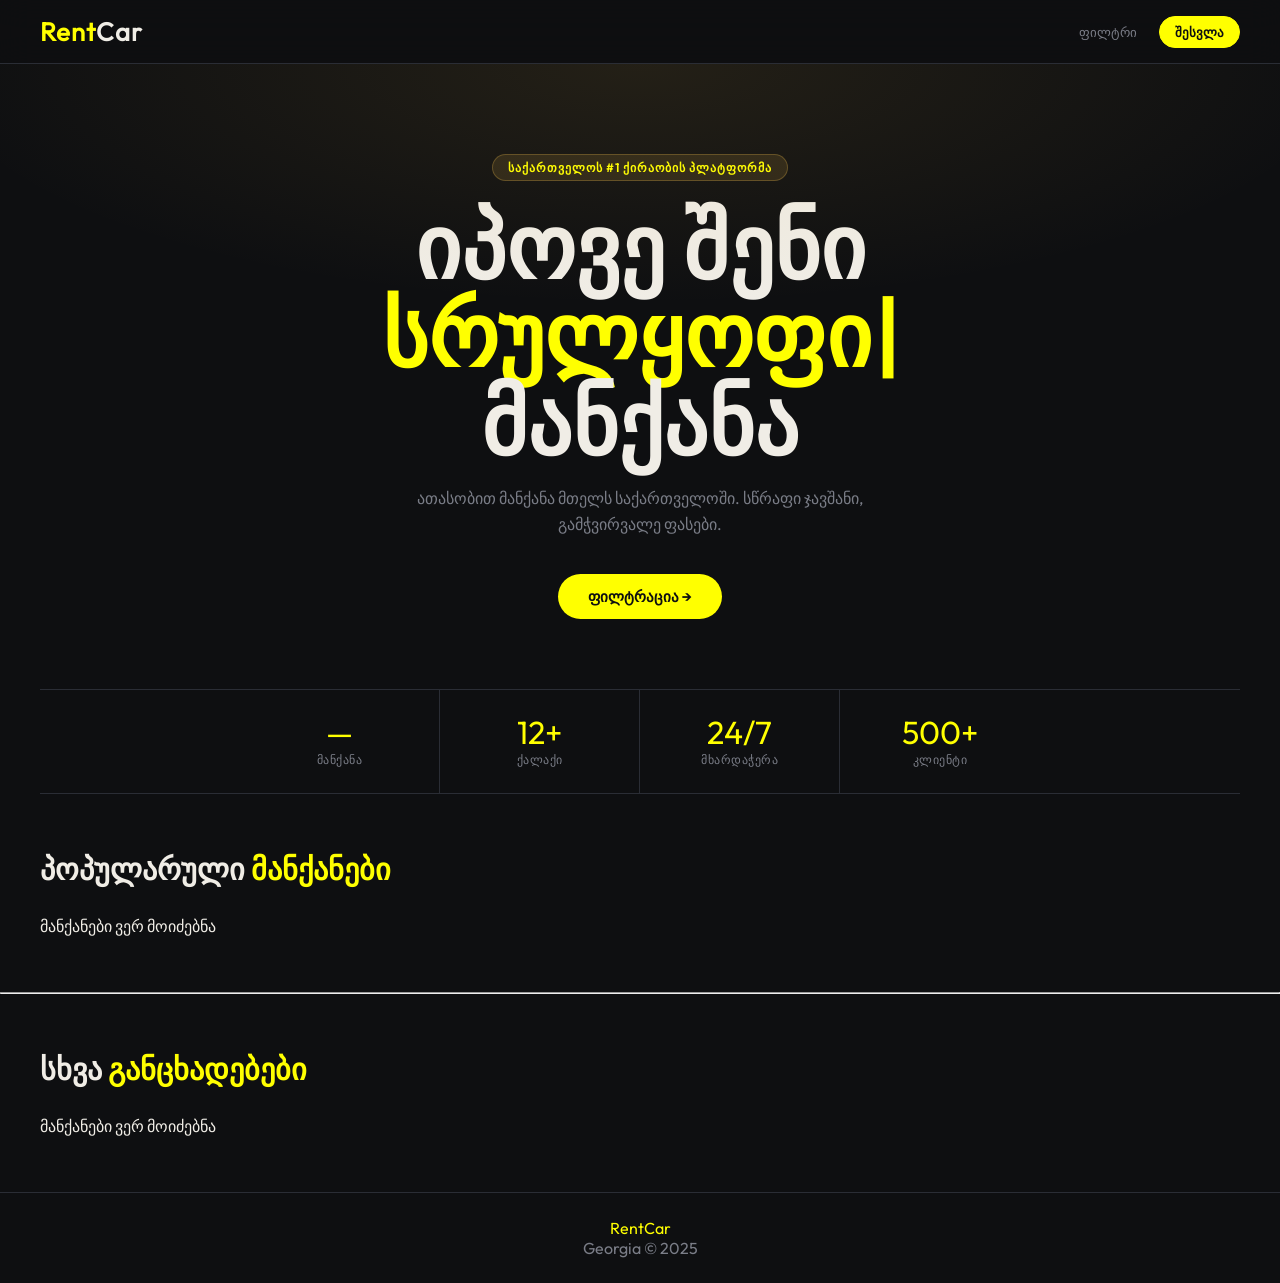
<file: index.html>
<!DOCTYPE html>
<html lang="ka">
<head>
<meta charset="UTF-8">
<meta name="viewport" content="width=device-width, initial-scale=1.0">
<title>RentCar</title>
<link href="https://fonts.googleapis.com/css2?family=Cormorant+Garamond:wght@600;700;800&family=Outfit:wght@300;400;500;600;700&display=swap" rel="stylesheet">
<link rel="stylesheet" href="https://cdnjs.cloudflare.com/ajax/libs/font-awesome/6.5.1/css/all.min.css">
<link rel="stylesheet" href="index..css">
<link rel="stylesheet" href="nav.css">
</head>
<body>

<nav class="navbar">
  <a href="index.html" class="nav-logo">Rent<span>Car</span></a>
  <div class="nav-links" id="nav-links"></div>
  <div class="nav-avatar-mobile-wrap" id="nav-avatar-mobile-wrap" style="display:none">
    <span class="nav-avatar-mobile" id="nav-avatar-mobile"></span>
  </div>
  <button class="burger" id="burger" onclick="toggleBurger()" style="display:none">
    <span></span><span></span><span></span>
  </button>
</nav>

<div class="mobile-menu" id="mobile-menu">
  <div class="mobile-menu-top" id="mobile-menu-top"></div>
  <div class="mobile-menu-bottom">
    <button class="mobile-nav-btn logout" onclick="logout()">
      <i class="fa-solid fa-right-from-bracket"></i> გამოსვლა
    </button>
  </div>
</div>

<section class="hero">
  <div class="hero-eyebrow">საქართველოს #1 ქირაობის პლატფორმა</div>
  <h1 class="hero-title">
    იპოვე შენი<br>
    <span class="accent" id="typewriter">სრულყოფილი</span><br>
    მანქანა
  </h1>
  <p class="hero-sub">ათასობით მანქანა მთელს საქართველოში. სწრაფი ჯავშანი, გამჭვირვალე ფასები.</p>
  <div class="hero-actions">
    <a href="filter.html" class="btn-lg outline">ფილტრაცია →</a>
  </div>
</section>

<div class="stats-bar">
  <div class="stat-item"><div class="stat-num" id="stat-cars">—</div><div class="stat-label">მანქანა</div></div>
  <div class="stat-item"><div class="stat-num">12+</div><div class="stat-label">ქალაქი</div></div>
  <div class="stat-item"><div class="stat-num">24/7</div><div class="stat-label">მხარდაჭერა</div></div>
  <div class="stat-item"><div class="stat-num">500+</div><div class="stat-label">კლიენტი</div></div>
</div>

<section class="section">
  <div class="section-header">
    <h2 class="section-title">პოპულარული <span>მანქანები</span></h2>
  </div>
  <div class="car-grid" id="popular-grid">
    <div class="skeleton-card"><div class="skel skel-img"></div><div class="skel-body"><div class="skel skel-line w75"></div><div class="skel skel-line w55"></div><div class="skel skel-line w35"></div></div></div>
    <div class="skeleton-card"><div class="skel skel-img"></div><div class="skel-body"><div class="skel skel-line w75"></div><div class="skel skel-line w55"></div><div class="skel skel-line w35"></div></div></div>
    <div class="skeleton-card"><div class="skel skel-img"></div><div class="skel-body"><div class="skel skel-line w75"></div><div class="skel skel-line w55"></div><div class="skel skel-line w35"></div></div></div>
  </div>
</section>

<hr class="section-divider">

<section class="section">
  <div class="section-header">
    <h2 class="section-title">სხვა <span>განცხადებები</span></h2>
  </div>
  <div class="car-grid" id="random-grid">
    <div class="skeleton-card"><div class="skel skel-img"></div><div class="skel-body"><div class="skel skel-line w75"></div><div class="skel skel-line w55"></div><div class="skel skel-line w35"></div></div></div>
    <div class="skeleton-card"><div class="skel skel-img"></div><div class="skel-body"><div class="skel skel-line w75"></div><div class="skel skel-line w55"></div><div class="skel skel-line w35"></div></div></div>
    <div class="skeleton-card"><div class="skel skel-img"></div><div class="skel-body"><div class="skel skel-line w75"></div><div class="skel skel-line w55"></div><div class="skel skel-line w35"></div></div></div>
  </div>
</section>

<footer>
  <div class="foot-logo">RentCar</div>
  Georgia &copy; 2025
</footer>

<div class="toast" id="toast"></div>

<script src="nav.js"></script>
<script src="index..js"></script>

</body>
</html>
</file>
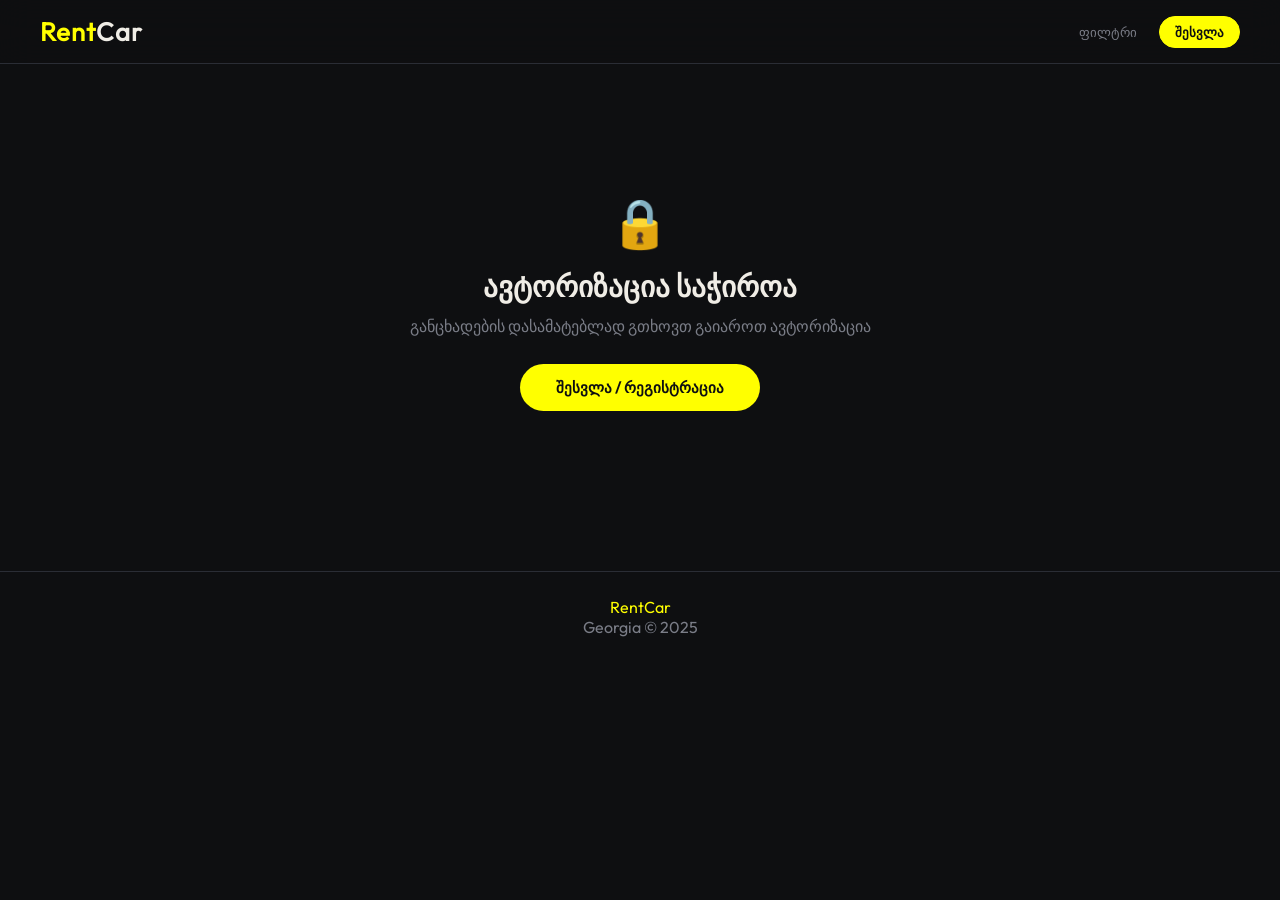
<file: add-car.html>
<!DOCTYPE html>
<html lang="ka">
<head>
<meta charset="UTF-8">
<meta name="viewport" content="width=device-width, initial-scale=1.0">
<title>RentCar — მანქანის დამატება</title>
<link href="https://fonts.googleapis.com/css2?family=Cormorant+Garamond:wght@600;700&family=Outfit:wght@300;400;500;600&display=swap" rel="stylesheet">
<link rel="stylesheet" href="https://cdnjs.cloudflare.com/ajax/libs/font-awesome/6.5.1/css/all.min.css">
<link rel="stylesheet" href="add-car..css">
<link rel="stylesheet" href="nav.css">
<link rel="stylesheet" href="index..css">

</head>
<body>

<nav class="navbar">
  <a href="index.html" class="nav-logo">Rent<span>Car</span></a>
  <div class="nav-links" id="nav-links"></div>
  <div class="nav-avatar-mobile-wrap" id="nav-avatar-mobile-wrap" style="display:none">
    <span class="nav-avatar-mobile" id="nav-avatar-mobile"></span>
  </div>
  <button class="burger" id="burger" onclick="toggleBurger()" style="display:none">
    <span></span><span></span><span></span>
  </button>
</nav>

<div class="mobile-menu" id="mobile-menu">
  <div class="mobile-menu-top" id="mobile-menu-top"></div>
  <div class="mobile-menu-bottom">
    <button class="mobile-nav-btn logout" onclick="logout()">
      <i class="fa-solid fa-right-from-bracket"></i> გამოსვლა
    </button>
  </div>
</div>

<div class="page">

  <!-- NOT AUTH -->
  <div class="not-auth" id="not-auth" style="display:none">
    <div style="font-size:3rem;margin-bottom:16px;">🔒</div>
    <h2>ავტორიზაცია საჭიროა</h2>
    <p>განცხადების დასამატებლად გთხოვთ გაიაროთ ავტორიზაცია</p>
    <button class="btn-gold-big" onclick="window.location.href='login.html'">შესვლა / რეგისტრაცია</button>
  </div>

  <!-- FORM -->
  <div id="form-wrap" style="display:none">
    <h1 class="page-title">მანქანის დამატება</h1>
    <p class="page-sub">შეავსეთ ყველა სავალდებულო ველი (<span style="color:var(--gold)">*</span>) თქვენი განცხადებისთვის</p>

    <div class="form-card">
      <div class="err-box" id="err-box"></div>

      <!-- BASIC -->
      <div class="sdiv"><span>✦ ძირითადი ინფორმაცია</span><hr></div>
      <div class="fgrid">
        <div class="field">
          <label>ბრენდი <span class="req">*</span></label>
          <input type="text" id="f-brand" placeholder="მაგ: Mercedes">
        </div>
        <div class="field">
          <label>მოდელი <span class="req">*</span></label>
          <input type="text" id="f-model" placeholder="მაგ: E320">
        </div>
        <div class="field">
          <label>გამოშვების წელი <span class="req">*</span></label>
          <input type="number" id="f-year" placeholder="მაგ: 2015" min="1950" max="2025">
        </div>
        <div class="field">
          <label>ქალაქი <span class="req">*</span></label>
          <input type="text" id="f-city" placeholder="მაგ: თბილისი">
        </div>
        <div class="field">
          <label>ტრანსმისია <span class="req">*</span></label>
          <select id="f-trans">
            <option value="">— აირჩიეთ —</option>
            <option value="ავტომატიკა">ავტომატიკა</option>
            <option value="მექანიკა">მექანიკა</option>
            <option value="ტიპტრონიკი">ტიპტრონიკი</option>
          </select>
        </div>
        <div class="field">
          <label>ტევადობა (კაცი) <span class="req">*</span></label>
          <input type="number" id="f-cap" placeholder="მაგ: 4" min="1" max="20">
        </div>
      </div>

      <!-- PRICE & FUEL -->
      <div class="sdiv"><span>✦ ფასი და სპეციფიკაცია</span><hr></div>
      <div class="fgrid">
        <div class="field">
          <label>დღიური ქირა (₾) <span class="req">*</span></label>
          <input type="number" id="f-price" placeholder="მაგ: 90" min="1">
        </div>
        <div class="field">
          <label>ბენზინის ბაკი (ლ) <span class="req">*</span></label>
          <input type="number" id="f-fuel" placeholder="მაგ: 60" min="1">
        </div>
      </div>

      <!-- OWNER -->
      <div class="sdiv"><span>✦ განმცხადებელი</span><hr></div>
      <div class="field full">
        <label>ტელ. ნომერი</label>
        <div class="phone-box">
          <span style="font-size:1.1rem;"><i class="fa-solid fa-mobile-button"></i></span>
          <div>
            <div class="pnum" id="owner-phone-show">—</div>
            <div class="plbl">ავტომატურად ავსებს თქვენი ანგარიშიდან</div>
          </div>
        </div>
        <input type="hidden" id="f-phone">
      </div>

      <!-- FOOTER -->
      <div class="form-footer">
        <button class="btn-cancel" onclick="window.location.href='index.html'">გაუქმება</button>
        <button class="btn-submit" id="btn-submit" onclick="submitCar()">
          განცხადების დამატება <i class="fa-solid fa-plus"></i>
        </button>
      </div>
    </div>
  </div>
</div>

<!-- SUCCESS OVERLAY -->
<div class="success-ov" id="success-ov">
  <div class="success-box">
    <div class="success-icon">🎉</div>
    <div class="success-title">დაემატა!</div>
    <div class="success-msg">თქვენი მანქანის განცხადება წარმატებით განთავსდა. სხვა მომხმარებლები მალე დაინახავენ.</div>
    <div>
<button class="btn-go-ghost" onclick="document.getElementById('success-ov').classList.remove('show')">გაუქმნა</button>
<button class="btn-go" onclick="window.location.href='profile.html'">პროფილი →</button>
    </div>
  </div>
</div>

<footer>
  <div class="foot-logo">RentCar</div>
  Georgia &copy; 2025
</footer>

<div class="toast" id="toast"></div>

<script src="nav.js"></script>
<script src="add-car.js"></script>


</body>
</html>
</file>
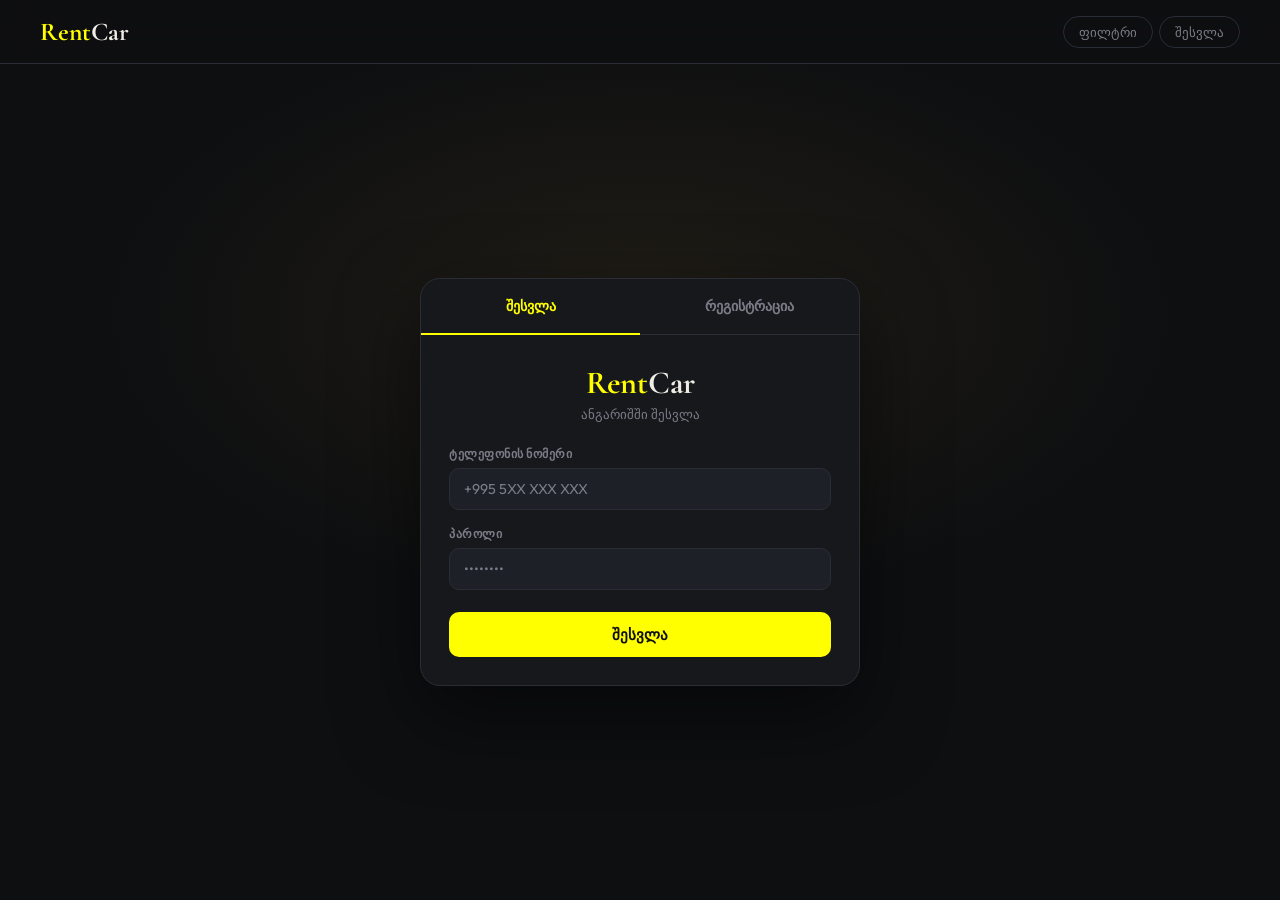
<file: login.html>
<!DOCTYPE html>
<html lang="ka">
<head>
<meta charset="UTF-8">
<meta name="viewport" content="width=device-width, initial-scale=1.0">
<title>RentCar — შესვლა / რეგისტრაცია</title>
<link href="https://fonts.googleapis.com/css2?family=Cormorant+Garamond:wght@600;700;800&family=Outfit:wght@300;400;500;600;700&display=swap" rel="stylesheet">
<link rel="stylesheet" href="login.css">

</head>
<body>

<nav class="navbar">
  <a href="index.html" class="nav-logo">Rent<span>Car</span></a>
  <div class="nav-links" id="nav-links">
    <a href="filter.html" class="nav-btn">ფილტრი</a>
    <a href="login.html" class="nav-btn primary">შესვლა</a>
  </div>
</nav>

<div class="page-wrap">
  <div class="auth-card">
    <div class="auth-tabs">
      <button class="auth-tab active" id="tab-login" onclick="switchTab('login')">შესვლა</button>
      <button class="auth-tab" id="tab-register" onclick="switchTab('register')">რეგისტრაცია</button>
    </div>

    <div class="auth-form">
      <!-- LOGIN -->
      <div class="auth-form-inner active" id="form-login">
        <div class="form-logo">
          <div class="form-logo-text">Rent<span>Car</span></div>
          <div class="form-logo-sub">ანგარიშში შესვლა</div>
        </div>
        <div class="form-group">
          <label>ტელეფონის ნომერი</label>
          <input type="tel" class="form-input" id="l-phone" placeholder="+995 5XX XXX XXX">
        </div>
        <div class="form-group">
          <label>პაროლი</label>
          <input type="password" class="form-input" id="l-pass" placeholder="••••••••" onkeydown="if(event.key==='Enter')doLogin()">
        </div>
        <div class="err-msg" id="l-err"></div>
        <button class="btn-submit" id="l-btn" onclick="doLogin()">შესვლა</button>
      </div>

      <!-- REGISTER -->
      <div class="auth-form-inner" id="form-register">
        <div class="form-logo">
          <div class="form-logo-text">Rent<span>Car</span></div>
          <div class="form-logo-sub">ახალი ანგარიშის შექმნა</div>
        </div>
        <div class="form-row">
          <div class="form-group">
            <label>სახელი</label>
            <input type="text" class="form-input" id="r-fname" placeholder="გიორგი">
          </div>
          <div class="form-group">
            <label>გვარი</label>
            <input type="text" class="form-input" id="r-lname" placeholder="მამისაშვილი">
          </div>
        </div>
        <div class="form-group">
          <label>ტელეფონის ნომერი</label>
          <input type="tel" class="form-input" id="r-phone" placeholder="+995 5XX XXX XXX">
        </div>
        <div class="form-group">
          <label>ელ-ფოსტა</label>
          <input type="email" class="form-input" id="r-email" placeholder="example@mail.com">
        </div>
        <div class="form-group">
          <label>პაროლი</label>
          <input type="password" class="form-input" id="r-pass" placeholder="••••••••">
        </div>
        <div class="err-msg" id="r-err"></div>
        <button class="btn-submit" id="r-btn" onclick="doRegister()">რეგისტრაცია</button>
      </div>
    </div>
  </div>
</div>

<div class="toast" id="toast"></div>


<script src="login.js"></script>

</body>
</html>
</file>
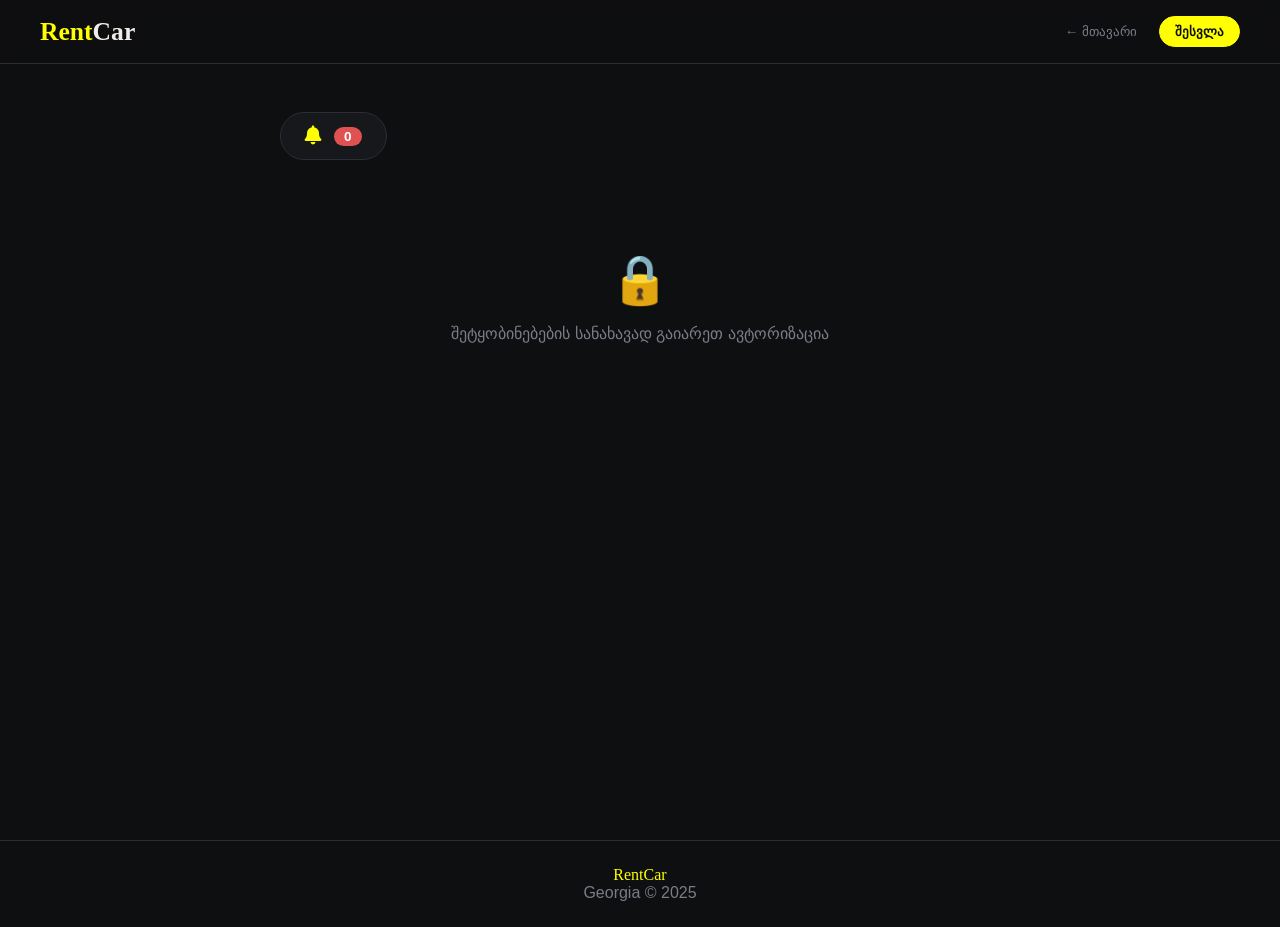
<file: notifications.html>
<!DOCTYPE html>
<html lang="ka">
<head>
<meta charset="UTF-8">
<meta name="viewport" content="width=device-width, initial-scale=1.0">
<title>RentCar — შეტყობინებები</title>
<link rel="stylesheet" href="https://cdnjs.cloudflare.com/ajax/libs/font-awesome/6.5.1/css/all.min.css">
<link rel="stylesheet" href="notifications.css">
<link rel="stylesheet" href="nav.css">
</head>
<body>

<nav class="navbar">
    <a href="index.html" class="nav-logo">Rent<span>Car</span></a>
  <div class="nav-links" id="nav-links"></div>
  <div class="nav-avatar-mobile-wrap" id="nav-avatar-mobile-wrap" style="display:none">
    <span class="nav-avatar-mobile" id="nav-avatar-mobile"></span>
  </div>
  <button class="burger" id="burger" onclick="toggleBurger()" style="display:none">
    <span></span><span></span><span></span>
  </button>
</nav>

<div class="mobile-menu" id="mobile-menu">
  <div class="mobile-menu-top" id="mobile-menu-top"></div>
  <div class="mobile-menu-bottom">
    <button class="mobile-nav-btn logout" onclick="logout()">
      <i class="fa-solid fa-right-from-bracket"></i> გამოსვლა
    </button>
  </div>
</div>

<div class="page">
  <div class="page-header">
<h1 class="page-title"><span><i class="fa-solid fa-bell"></i></span> <span class="notif-count-badge" id="notif-count">0</span></h1>  
</div>

  <div id="notif-list">
    <div class="skeleton" style="height:80px;border-radius:14px;margin-bottom:12px;"></div>
    <div class="skeleton" style="height:80px;border-radius:14px;margin-bottom:12px;"></div>
    <div class="skeleton" style="height:80px;border-radius:14px;"></div>
  </div>
</div>

<footer>
  <div class="foot-logo">RentCar</div>
  Georgia &copy; 2025
</footer>

<div class="toast" id="toast"></div>

<script src="nav.js"></script>
<script src="notifications.js"></script>



</body>
</html>
</file>
<file: index..css>
*,
*::before,
*::after{
  box-sizing:border-box;
  margin:0;
  padding:0;
}

@font-face {
  font-family: 'Outfit-Regular';
  src: url('fonts/Outfit-Regular.ttf');
  font-weight: normal;
  font-style: normal;
}

:root{
  --bg:#0e0f11;
  --surface:#16181c;
  --surface2:#1e2028;
  --border:#2a2d35;

  --gold:yellow;
  --gold-dim:#FEE764;
  --gold-glow:rgba(212,168,67,.15);

  --text:#f0ede6;
  --muted:#7a7d87;

  --red:#e05252;
  --green:#4caf7d;

  --radius:14px;
  --shadow:0 8px 40px rgba(0,0,0,.5);

    --font-display:'Outfit-Regular';
  --font-body:'Outfit-Regular';
}

html{
  scroll-behavior:smooth;
}

body{
  background:var(--bg);
  color:var(--text);
  font-family:'Outfit',sans-serif;
  min-height:100vh;
  overflow-x:hidden;
}

a{
  text-decoration:none;
  color:inherit;
}

::-webkit-scrollbar{
  width:5px;
}

::-webkit-scrollbar-track{
  background:var(--bg);
}

::-webkit-scrollbar-thumb{
  background:var(--border);
  border-radius:3px;
}

#typewriter::after {
  content: '|';
  color: var(--gold); 
  animation: blink .7s step-end infinite;
  margin-left: 2px;
}
@keyframes blink {
  0%, 100% { opacity: 1; }
  50%       { opacity: 0; }
}

/* NAVBAR */

.navbar{
  position:sticky;
  top:0;
  z-index:100;
  background:rgba(14,15,17,.93);
  backdrop-filter:blur(16px);
  border-bottom:1px solid var(--border);
  padding:0 40px;
  height:64px;
  display:flex;
  align-items:center;
  justify-content:space-between;
}

.nav-logo{
  font-family:var(--font-display);
  font-size:1.6rem;
  font-weight:800;
  color:var(--gold);
  letter-spacing:1px;
  cursor:pointer;
}

.nav-logo span{
  color:var(--text);
}

.nav-links{
  display:flex;
  align-items:center;
  gap:6px;
}

.nav-btn{
  background:none;
  border:1px solid transparent;
  color:var(--muted);
  padding:7px 15px;
  border-radius:50px;
  font-family:'Outfit',sans-serif;
  font-size:.84rem;
  font-weight:500;
  cursor:pointer;
  transition:all .2s;
  text-decoration:none;
  display:inline-flex;
  align-items:center;
  gap:6px;
}

.nav-btn:hover{
  color:var(--text);
  border-color:var(--border);
}

.nav-btn.active{
  color:var(--gold);
}

.nav-btn.primary{
  background:var(--gold);
  color:#0e0f11;
  font-weight:700;
  border-color:var(--gold);
}

.nav-btn.primary:hover{
  background:#FEE764;
}

.nav-btn.icon-btn{
  width:36px;
  height:36px;
  padding:0;
  justify-content:center;
  color:var(--gold);
  position:relative;
}
.nav-btn.icon-btn:hover{
  border-color: var(--gold);
}
.gamo:hover{
  border-color:var(--red);
  color:var(--red);
}

.notif-dot{
  position:absolute;
  top:6px;
  right:6px;
  width:7px;
  height:7px;
  background:var(--red);
  border-radius:50%;
  border:1.5px solid var(--bg);
}

.nav-avatar{
  width:28px;
  height:28px;
  border-radius:50%;
  background:var(--gold);
  color:#0e0f11;
  font-weight:700;
  font-size:.78rem;
  display:inline-flex;
  align-items:center;
  justify-content:center;
}


/* HERO */

.hero{
  position:relative;
  padding:90px 40px 70px;
  text-align:center;
  overflow:hidden;
}

.hero::before{
  content:'';
  position:absolute;
  inset:0;
  background:radial-gradient(
      ellipse 80% 55% at 50% 0%,
      rgba(212,168,67,.11) 0%,
      transparent 70%
  );
  pointer-events:none;
}

.hero-eyebrow{
  display:inline-flex;
  align-items:center;
  gap:8px;
  background:var(--gold-glow);
  border:1px solid rgba(212,168,67,.3);
  border-radius:50px;
  padding:5px 15px;
  font-size:.76rem;
  font-weight:600;
  color:var(--gold);
  letter-spacing:1px;
  text-transform:uppercase;
  margin-bottom:22px;
}

.hero-title{
  font-family:var(--font-display);
  font-size:clamp(2.8rem,7vw,5.5rem);
  font-weight:800;
  line-height:1.0;
  margin-bottom:18px;
}

.hero-title .accent{
  color:var(--gold);
}

.hero-sub{
  color:var(--muted);
  font-size:1rem;
  max-width:460px;
  margin:0 auto 36px;
  line-height:1.65;
}

.hero-actions{
  display:flex;
  gap:12px;
  justify-content:center;
  flex-wrap:wrap;
}


/* BUTTONS */

.btn-lg{
  padding:13px 30px;
  border-radius:50px;
  font-family:'Outfit',sans-serif;
  font-size:.92rem;
  font-weight:600;
  cursor:pointer;
  border:none;
  transition:all .25s;
  text-decoration:none;
  display:inline-flex;
  align-items:center;
  gap:7px;
}

.btn-lg.outline{
  background:var(--gold);
  color:#0e0f11;
}

.btn-lg.outline:hover{
  background:#FEE764;
  transform:translateY(-2px);
  box-shadow:0 8px 24px rgba(212,168,67,.35);
}


/* STATS */

.stats-bar{
  display:flex;
  justify-content:center;
  border-top:1px solid var(--border);
  border-bottom:1px solid var(--border);
  margin:0 40px;
}

.stat-item{
  flex:1;
  max-width:200px;
  text-align:center;
  padding:26px 16px;
  border-right:1px solid var(--border);
}

.stat-item:last-child{
  border-right:none;
}

.stat-num{
  font-family:var(--font-display);
  font-size:2rem;
  font-weight:500;
  color:var(--gold);
  line-height:1;
  margin-bottom:4px;
}

.stat-label{
  font-size:.74rem;
  color:var(--muted);
  text-transform:uppercase;
  letter-spacing:.5px;
}


/* SECTION */

.section{
  max-width:1280px;
  margin:0 auto;
  padding:56px 40px;
}

.section-header{
  display:flex;
  justify-content:space-between;
  align-items:flex-end;
  margin-bottom:28px;
}

.section-title{
  font-family:var(--font-display);
  font-size:1.9rem;
  font-weight:700;
}

.section-title span{
  color:var(--gold);
}


/* GRID */

.car-grid{
  display:grid;
  grid-template-columns:repeat(auto-fill,minmax(285px,1fr));
  gap:22px;
}


/* CARD */

.car-card{
  background:var(--surface);
  border:1px solid var(--border);
  border-radius:var(--radius);
  overflow:hidden;
  transition:transform .3s, box-shadow .3s, border-color .3s;
  cursor:pointer;
}

.car-card:hover{
  transform:translateY(-5px);
  box-shadow:0 20px 50px rgba(0,0,0,.6);
  border-color:var(--gold-dim);
}

.card-img-wrap{
  position:relative;
  height:188px;
  background:var(--surface2);
  overflow:hidden;
}

.card-img-wrap img{
  width:100%;
  height:100%;
  object-fit:cover;
  transition:transform .4s;
}

.car-card:hover .card-img-wrap img{
  transform:scale(1.05);
}

.btn-hover-rent {
  position: absolute;
  inset: 0;
  display: flex;
  align-items: center;
  justify-content: center;
  background: rgba(10,10,15,.55);
  backdrop-filter: blur(2px);
  opacity: 0;
  transition: opacity .25s;
  z-index: 3;
}
.btn-hover-rent span {
  background: var(--gold);
  color: #0e0f11;
  font-weight: 700;
  font-size: .92rem;
  padding: 11px 26px;
  border-radius: 50px;
  transform: translateY(8px);
  transition: transform .25s;
  box-shadow: 0 4px 20px rgba(212,168,67,.4);
}
.btn-hover-rent span:hover {
  transform:translateY(-5px);
  box-shadow:0 20px 50px rgba(0,0,0,.6);
  background-color:var(--gold-dim);
}

.card-img-wrap:hover .btn-hover-rent { opacity: 1; }
.card-img-wrap:hover .btn-hover-rent span { transform: translateY(0); }


.btn-heart {
  position: absolute;
  top: 10px;
  right: 10px;
  width: 34px;
  height: 34px;
  background: rgba(14,15,17,.75);
  backdrop-filter: blur(8px);
  border: 1px solid rgba(255,255,255,.1);
  border-radius: 50%;
  cursor: pointer;
  display: flex;
  align-items: center;
  justify-content: center;
  transition: transform .2s cubic-bezier(.34,1.56,.64,1), background .2s;
  z-index: 4;
}

.btn-heart:hover {
  transform: scale(1.15);
}

.btn-heart:active {
  transform: scale(.88);
}

.btn-heart svg {
  width: 15px;
  height: 15px;
  transition: all .25s cubic-bezier(.34,1.56,.64,1);
}

.btn-heart:not(.liked) svg {
  fill: none;
  stroke: #aaa;
  stroke-width: 2;
}

.btn-heart.liked svg {
  fill: var(--red);
  stroke: var(--red);
  transform: scale(1.2);
}

footer{
  border-top:1px solid var(--border);
  padding:25px;
  text-align:center;
  color:var(--muted);
}

.foot-logo{
  font-family:var(--font-display);
  color:var(--gold);
  font-size:1rem;
}

.card-body {
  padding: 16px;
}

.card-title {
  font-family: var(--font-display);
  font-size: 1.15rem;
  font-weight: 700;
  color: var(--text);
  margin-bottom: 10px;
  white-space: nowrap;
  overflow: hidden;
  text-overflow: ellipsis;
}

.card-tags {
  display: flex;
  flex-wrap: wrap;
  gap: 6px;
  margin-bottom: 14px;
}

.tag {
  background: var(--surface2);
  border: 1px solid var(--border);
  border-radius: 50px;
  padding: 3px 10px;
  font-size: .72rem;
  color: var(--muted);
  font-weight: 500;
}

.card-footer {
  display: flex;
  align-items: center;
  justify-content: space-between;
  padding-top: 12px;
  border-top: 1px solid var(--border);
}

.price-val {
  font-family: var(--font-display);
  font-size: 1.4rem;
  font-weight: 700;
  color: var(--gold);
}

.price-unit {
  font-size: .78rem;
  color: var(--muted);
}

@media(max-width:480px){

  .form-row{
    grid-template-columns:1fr;
  }

}

@media (max-width: 768px) {
  .nav-links { display: none; }
  .burger { display: flex; }
}

@media (min-width: 769px) {
  .burger { display: none !important; }
}
</file>
<file: nav.css>
.burger {
  display: none;
  flex-direction: column;
  gap: 5px;
  cursor: pointer;
  background: none;
  border: none;
  padding: 6px;
  z-index: 200;
}

.burger span {
  display: block;
  width: 24px;
  height: 2px;
  background: var(--text);
  border-radius: 2px;
  transition: all .3s;
}

.burger.open span:nth-child(1) { transform: translateY(7px) rotate(45deg); }
.burger.open span:nth-child(2) { opacity: 0; }
.burger.open span:nth-child(3) { transform: translateY(-7px) rotate(-45deg); }

.mobile-menu {
  display: none;
  position: fixed;
  top: 64px;
  right: 0;
  width: 360px;
  bottom: 0;
  background: rgba(255,255,255,0.07);
  backdrop-filter: blur(16px);
  z-index: 150;
  flex-direction: column;
  padding: 32px 24px;
  border-left: 1px solid var(--border);
}

.mobile-menu.open {
  display: flex;
}

.mobile-menu-top {
  display: flex;
  flex-direction: column;
  gap: 8px;
  flex: 1;
}

.mobile-menu-bottom {
  padding-top: 20px;
  border-top: 1px solid var(--border);
}

.mobile-nav-btn {
  display: flex;
  align-items: center;
  gap: 12px;
  padding: 14px 16px;
  border-radius: 12px;
  color: var(--text);
  font-family: 'Outfit', sans-serif;
  font-size: 1.3rem;
  font-weight: 500;
  text-decoration: none;
  background: none;
  border: none;
  cursor: pointer;
  width: 100%;
  transition: background .2s;
}

.mobile-nav-btn:hover {
  color: var(--gold);
}

.mobile-nav-btn.logout {
  color: var(--red);
}

.mobile-nav-btn.logout:hover {
  color: red;
}

.nav-avatar-mobile {
  width: 32px;
  height: 32px;
  border-radius: 50%;
  background: var(--gold);
  color: #0e0f11;
  font-weight: 700;
  font-size: .82rem;
  display: inline-flex;
  align-items: center;
  justify-content: center;
}

.notif-badge {
  position: absolute;
  top: -6px;
  right: -6px;
  width: 18px;
  height: 18px;
  background: var(--red);
  color: #fff;
  border-radius: 50%;
  font-size: .65rem;
  font-weight: 700;
  display: none;
  align-items: center;
  justify-content: center;
  border: 2px solid var(--bg);
}

.nav-btn.icon-btn {
  width: 36px;
  height: 36px;
  padding: 0;
  display: inline-flex;
  align-items: center;
  justify-content: center;
  border: 1px solid var(--border);
  border-radius: 50%;
  position: relative;
}

.nav-btn.icon-btn:hover {
  border-color: var(--gold);
  color: var(--gold);
}

@media (max-width: 768px) {
  .nav-links { display: none !important; }
  .burger { display: flex; }
}

@media (min-width: 769px) {
  .mobile-menu { display: none !important; }
  .burger { display: none !important; }
  .nav-avatar-mobile-wrap { display: none !important; }
}
</file>
<file: add-car..css>
*, 
*::before, 
*::after {
  box-sizing: border-box;
  margin: 0;
  padding: 0;
}

@font-face {
  font-family: 'Outfit-Regular';
  src: url('fonts/Outfit-Regular.ttf');
  font-weight: normal;
  font-style: normal;
}

:root {
  --bg: #0a0a0f;
  --surface: #13131a;
  --card: #1a1a24;
  --border: rgba(255,255,255,0.07);
  --gold: yellow;
  --gold2: #f0c96a;
  --white: #f0ede8;
  --muted: #7a7a8c;
  --red: #e63946;
  --green: #2ec47a;
  --radius: 14px;

  --font-display:'Outfit-Regular';
  --font-body:'Outfit-Regular';
}

body {
  background: var(--bg);
  color: var(--white);
  font-family: var(--font-body);
  min-height: 100vh;
}

a {
  text-decoration: none;
  color: inherit;
}

button {
  cursor: pointer;
  font-family: var(--font-body);
}

::-webkit-scrollbar {
  width: 6px;
}

::-webkit-scrollbar-track {
  background: var(--bg);
}

::-webkit-scrollbar-thumb {
  background: var(--border);
  border-radius: 3px;
}

/* NAVBAR */

.navbar {
  position:sticky;
  top:0;
  z-index:100;
  background:rgba(14,15,17,.93);
  backdrop-filter:blur(16px);
  border-bottom:1px solid var(--border);
  padding:0 40px;
  height:64px;
  display:flex;
  align-items:center;
  justify-content:space-between;
}

.nav-logo {
  font-family: var(--font-display);
  font-size: 1.6rem;
  font-weight: 800;
  color: var(--gold);
}

.nav-logo span {
  color: var(--white);
}

.nav-links {
  display: flex;
  align-items: center;
  gap: 6px;
}

.nav-btn {
  background:none;
  border:1px solid transparent;
  color:var(--muted);
  padding:7px 15px;
  border-radius:50px;
  font-family:'Outfit',sans-serif;
  font-size:.84rem;
  font-weight:500;
  cursor:pointer;
  transition:all .2s;
  text-decoration:none;
  display:inline-flex;
  align-items:center;
  gap:6px;
}
.nav-btn.icon-btn{
  width: 36px;
  height: 36px;
  padding: 0;
  color: var(--gold);
  justify-content: center;
  border: 1px solid var(--border);
  border-radius: 50%;
  position: relative;
}
.nav-btn.icon-btn:hover{
  color: var(--gold);
  border: 1px solid var(--gold);
}

.nav-btn:hover {
  color: var(--white);
  border-color: var(--border);
}

.nav-btn.primary {
  background: var(--gold);
  color: #0e0f11;
  font-weight: 700;
  border-color: var(--gold);
}

.nav-btn.primary:hover {
  background: var(--gold2);
}

.gamo:hover {
  border-color: var(--red);
  color: var(--red);
}

.nav-avatar {
  width: 28px;
  height: 28px;
  border-radius: 50%;

  background: var(--gold);
  color: #0e0f11;

  font-weight: 700;
  font-size: .78rem;

  display: inline-flex;
  align-items: center;
  justify-content: center;
}

/* PAGE */

.page {
  max-width: 740px;
  margin: 0 auto;
  padding: 48px 28px 80px;
}

.page-title {
  font-family: var(--font-display);
  color: var(--gold);
  font-size: 2.5rem;
  font-weight: 700;
  margin-bottom: 6px;
}

.page-sub {
  color: var(--muted);
  font-size: .9rem;
  margin-bottom: 40px;
  line-height: 1.6;
}

/* FORM CARD */

.form-card {
  background: var(--card);
  border: 1px solid var(--border);
  border-radius: 20px;
  padding: 36px;

  position: relative;
  overflow: hidden;
}

.form-card::before {
  content: '';
  position: absolute;

  top: -80px;
  right: -80px;

  width: 240px;
  height: 240px;
  border-radius: 50%;

  background: radial-gradient(circle, rgba(212,168,67,.06) 0%, transparent 70%);
  pointer-events: none;
}

/* SECTION DIVIDER */

.sdiv {
  display: flex;
  align-items: center;
  gap: 14px;
  margin: 28px 0 22px;
}

.sdiv span {
  font-family: var(--font-display);
  font-size: 1rem;
  font-weight: 600;
  color: var(--gold);
  white-space: nowrap;
}

.sdiv hr {
  flex: 1;
  border: none;
  border-top: 1px solid var(--border);
}

/* GRID */

.fgrid {
  display: grid;
  grid-template-columns: 1fr 1fr;
  gap: 16px;
}

.full {
  grid-column: 1 / -1;
}

@media (max-width:600px) {

  .fgrid {
    grid-template-columns: 1fr;
  }

  .form-card {
    padding: 22px;
  }

}

/* FIELD */

.field {
  display: flex;
  flex-direction: column;
  gap: 7px;
}

.field label {
  font-size: .72rem;
  font-weight: 600;
  color: var(--muted);

  text-transform: uppercase;
  letter-spacing: .5px;

  display: flex;
  align-items: center;
  gap: 5px;
}

.req {
  color: var(--gold);
  font-size: 1rem;
  line-height: 1;
}

.field input,
.field select {
  background: var(--surface);
  border: 1px solid var(--border);
  border-radius: 11px;

  padding: 12px 14px;

  color: var(--white);
  font-family: var(--font-body);
  font-size: .9rem;

  outline: none;
  transition: border-color .2s, box-shadow .2s;

  width: 100%;
}

.field input:focus,
.field select:focus {
  border-color: var(--gold);
  box-shadow: 0 0 0 3px rgba(212,168,67,.07);
}

.field input::placeholder {
  color: var(--muted);
}

/* SELECT */

.field select {
  appearance: none;

  background-image: url("data:image/svg+xml,%3Csvg xmlns='http://www.w3.org/2000/svg' width='12' height='8' viewBox='0 0 12 8'%3E%3Cpath fill='%237a7a8c' d='M6 8L0 0h12z'/%3E%3C/svg%3E");

  background-repeat: no-repeat;
  background-position: right 14px center;
}

.field select option {
  background: var(--card);
  color: var(--white);
}

/* PHONE BOX */

.phone-box {
  display: flex;
  align-items: center;
  gap: 14px;

  background: var(--surface);
  border: 1px solid var(--border);
  border-radius: 11px;

  padding: 14px 16px;
}

.pnum {
  font-size: 1rem;
  font-weight: 600;
  color: var(--white);
  letter-spacing: .5px;
}

.plbl {
  font-size: .72rem;
  color: var(--muted);
  margin-top: 2px;
}

/* UPLOAD ZONE */

.upload-zone {
  border: 2px dashed var(--border);
  border-radius: 14px;

  padding: 32px;
  text-align: center;

  cursor: pointer;

  transition: border-color .2s, background .2s;
  position: relative;
}

.upload-zone:hover {
  border-color: var(--gold);
  background: rgba(212,168,67,.03);
}

.upload-zone input[type=file] {
  position: absolute;
  inset: 0;
  opacity: 0;

  cursor: pointer;

  width: 100%;
  height: 100%;
}

.upload-zone-icon {
  font-size: 2rem;
  margin-bottom: 10px;
}

.upload-zone-text {
  font-size: .88rem;
  color: var(--muted);
  line-height: 1.6;
}

.upload-zone-text strong {
  color: var(--gold);
}

.drag-over {
  border-color: var(--gold);
  background: rgba(212,168,67,.06);
}

/* PREVIEW */

.preview-grid {
  display: grid;
  grid-template-columns: repeat(3,1fr);
  gap: 12px;
  margin-top: 16px;
}

.prev-empty {
  height: 100px;
  border-radius: 10px;

  background: var(--surface);
  border: 1px dashed var(--border);

  display: flex;
  align-items: center;
  justify-content: center;

  font-size: 1.5rem;
  color: var(--muted);
}

.prev-thumb {
  height: 100px;
  border-radius: 10px;
  overflow: hidden;
  position: relative;
}

.prev-thumb img {
  width: 100%;
  height: 100%;
  object-fit: cover;
}

.prev-remove {
  position: absolute;
  top: 6px;
  right: 6px;

  width: 22px;
  height: 22px;
  border-radius: 50%;

  background: rgba(0,0,0,.7);
  border: none;

  color: #fff;
  font-size: .7rem;

  cursor: pointer;

  display: flex;
  align-items: center;
  justify-content: center;
}

/* ERROR BOX */

.err-box {
  background: rgba(230,57,70,.1);
  border: 1px solid rgba(230,57,70,.3);

  border-radius: 10px;

  padding: 12px 16px;
  color: var(--red);
  font-size: .88rem;

  margin-bottom: 20px;

  display: none;
}

/* FORM FOOTER */

.form-footer {
  display: flex;
  justify-content: flex-end;
  gap: 12px;

  margin-top: 36px;
  padding-top: 24px;

  border-top: 1px solid var(--border);
}

/* CANCEL BUTTON */

.btn-cancel {
  padding: 12px 28px;

  border-radius: 50px;
  border: 1px solid var(--border);

  background: none;
  color: var(--muted);

  font-family: var(--font-body);
  font-size: .9rem;
  font-weight: 500;

  cursor: pointer;
  transition: all .2s;
}

.btn-cancel:hover {
  border-color: var(--red);
  color: var(--red);
}

/* SUBMIT BUTTON */

.btn-submit {
  padding: 12px 32px;

  border-radius: 50px;
  border: none;

  background: var(--gold);
  color: #0e0f11;

  font-family: var(--font-body);
  font-size: .9rem;
  font-weight: 700;

  cursor: pointer;

  transition: all .25s;

  display: flex;
  align-items: center;
  gap: 8px;
}

.btn-submit:hover {
  background: var(--gold);
  transform: translateY(-2px);
  box-shadow: 0 8px 24px rgba(212,168,67,.35);
}

.btn-submit:active {
  transform: translateY(0);
}

.btn-submit:disabled {
  opacity: .6;
  cursor: not-allowed;
  transform: none;
}

/* NOT AUTH */

.not-auth {
  text-align: center;
  padding: 80px 20px;
}

.not-auth h2 {
  font-family: var(--font-display);
  font-size: 1.8rem;
  margin-bottom: 12px;
}

.not-auth p {
  color: var(--muted);
  margin-bottom: 28px;
}

.btn-gold-big {
  padding: 14px 36px;

  border-radius: 50px;
  border: none;

  background: var(--gold);
  color: #0e0f11;

  font-family: var(--font-body);
  font-size: .95rem;
  font-weight: 700;

  cursor: pointer;
  transition: all .25s;
}

.btn-gold-big:hover {
  background: var(--gold2);
  transform: translateY(-2px);
}

/* SUCCESS OVERLAY */

.success-ov {
  position: fixed;
  inset: 0;

  background: rgba(0,0,0,.7);
  backdrop-filter: blur(8px);

  display: none;
  align-items: center;
  justify-content: center;

  z-index: 999;
}

.success-ov.show {
  display: flex;
}

.success-box {
  background: var(--card);
  border: 1px solid var(--border);

  border-radius: 20px;

  padding: 48px 40px;
  text-align: center;

  max-width: 400px;
}
.success-box > div:last-child {
  display: flex;
  gap: 16px;
  justify-content: center;
}

.success-icon {
  font-size: 3rem;
  margin-bottom: 16px;
}

.success-title {
  font-family: var(--font-display);
  font-size: 2rem;
  font-weight: 700;

  color: var(--gold);

  margin-bottom: 12px;
}

.success-msg {
  color: var(--muted);
  font-size: .9rem;
  line-height: 1.6;

  margin-bottom: 28px;
}

/* SUCCESS BUTTONS */

.btn-go {
  padding: 12px 28px;

  border-radius: 50px;
  border: none;

  background: var(--gold);
  color: #0e0f11;

  font-family: var(--font-body);
  font-size: .9rem;
  font-weight: 700;

  cursor: pointer;

  margin-right: 8px;
  transition: all .2s;
}

.btn-go:hover {
  background: var(--gold2);
}

.btn-go-ghost {
  padding: 12px 28px;

  border-radius: 50px;
  border: 1px solid var(--border);

  background: none;
  color: var(--muted);

  font-family: var(--font-body);
  font-size: .9rem;

  cursor: pointer;
  transition: all .2s;
}

.btn-go-ghost:hover {
  border-color: red;
  color: red;
}

/* FOOTER */

footer {
  border-top: 1px solid var(--border);
  padding: 25px;

  text-align: center;
  color: var(--muted);
}

.foot-logo {
  font-family: var(--font-display);
  color: var(--gold);
  font-size: 1rem;
}

/* TOAST */

.toast {
  position: fixed;

  bottom: 80px;
  right: 26px;

  background: #1e2028;
  border: 1px solid #2a2d35;

  color: #f0ede6;

  padding: 14px 20px;
  border-radius: 14px;

  font-size: .88rem;
  font-weight: 500;

  box-shadow: 0 8px 32px rgba(0,0,0,.5);

  z-index: 999;

  transform: translateY(70px);
  opacity: 0;

  transition: all .38s cubic-bezier(.34,1.56,.64,1);
}

.toast.show {
  transform: translateY(0);
  opacity: 1;
}

.toast.success {
  border-color: #4caf7d;
}

.toast.error {
  border-color: #e05252;
}
</file>
<file: login.css>
*,
*::before,
*::after{
  box-sizing:border-box;
  margin:0;
  padding:0;
}

@font-face {
  font-family: 'Outfit-Regular';
  src: url('fonts/Outfit-Regular.ttf');
  font-weight: normal;
  font-style: normal;
}

:root{
  --bg:#0e0f11;
  --surface:#16181c;
  --surface2:#1e2028;
  --border:#2a2d35;

  --gold:yellow;

  --text:#f0ede6;
  --muted:#7a7d87;

  --red:#e05252;
  --green:#4caf7d;

  --radius:14px;

    --font-display:'Outfit-Regular';
  --font-body:'Outfit-Regular';
}

body{
  background:var(--bg);
  color:var(--text);
  font-family:'Outfit',sans-serif;
  min-height:100vh;
  display:flex;
  flex-direction:column;
}

a{
  text-decoration:none;
  color:inherit;
}


/* NAVBAR */

.navbar{
  background:rgba(14,15,17,.93);
  backdrop-filter:blur(16px);
  border-bottom:1px solid var(--border);
  padding:0 40px;
  height:64px;
  display:flex;
  align-items:center;
  justify-content:space-between;
}

.nav-logo{
  font-family:'Cormorant Garamond',serif;
  font-size:1.6rem;
  font-weight:800;
  color:var(--gold);
}

.nav-logo span{
  color:var(--text);
}

.nav-btn{
  background:none;
  border:1px solid var(--border);
  color:var(--muted);
  padding:7px 15px;
  border-radius:50px;
  font-family:'Outfit',sans-serif;
  font-size:.84rem;
  cursor:pointer;
  transition:all .2s;
  text-decoration:none;
  display:inline-flex;
  align-items:center;
}

.nav-btn:hover{
  color:var(--text);
}


/* PAGE WRAP */

.page-wrap{
  flex:1;
  display:flex;
  align-items:center;
  justify-content:center;
  padding:40px 16px;
  position:relative;
  overflow:hidden;
}

.page-wrap::before{
  content:'';
  position:absolute;
  inset:0;
  background:radial-gradient(
      ellipse 60% 50% at 50% 30%,
      rgba(212,168,67,.09) 0%,
      transparent 70%
  );
  pointer-events:none;
}


/* AUTH CARD */

.auth-card{
  background:var(--surface);
  border:1px solid var(--border);
  border-radius:20px;
  width:100%;
  max-width:440px;
  overflow:hidden;
  box-shadow:0 30px 80px rgba(0,0,0,.5);
  position:relative;
  z-index:1;
}


/* TABS */

.auth-tabs{
  display:flex;
  border-bottom:1px solid var(--border);
}

.auth-tab{
  flex:1;
  padding:18px;
  background:none;
  border:none;
  font-family:'Outfit',sans-serif;
  font-size:.9rem;
  font-weight:600;
  color:var(--muted);
  cursor:pointer;
  border-bottom:2px solid transparent;
  margin-bottom:-1px;
  transition:all .2s;
}

.auth-tab.active{
  color:var(--gold);
  border-bottom-color:var(--gold);
}


/* FORM */

.auth-form{
  padding:28px;
}

.auth-form-inner{
  display:none;
}

.auth-form-inner.active{
  display:block;
}


/* FORM LOGO */

.form-logo{
  text-align:center;
  margin-bottom:24px;
}

.form-logo-text{
  font-family:'Cormorant Garamond',serif;
  font-size:2rem;
  font-weight:800;
  color:var(--gold);
}

.form-logo-text span{
  color:var(--text);
}

.form-logo-sub{
  color:var(--muted);
  font-size:.84rem;
  margin-top:4px;
}


/* FORM INPUT */

.form-group{
  margin-bottom:16px;
}

.form-group label{
  display:block;
  font-size:.77rem;
  font-weight:600;
  color:var(--muted);
  margin-bottom:7px;
  text-transform:uppercase;
  letter-spacing:.5px;
}

.form-input{
  width:100%;
  padding:11px 14px;
  background:var(--surface2);
  border:1.5px solid var(--border);
  border-radius:10px;
  font-family:'Outfit',sans-serif;
  font-size:.9rem;
  color:var(--text);
  outline:none;
  transition:border-color .2s;
}

.form-input:focus{
  border-color:var(--gold);
}

.form-input::placeholder{
  color:var(--muted);
}


/* FORM ROW */

.form-row{
  display:grid;
  grid-template-columns:1fr 1fr;
  gap:12px;
}


/* SUBMIT BUTTON */

.btn-submit{
  width:100%;
  padding:13px;
  background:var(--gold);
  color:#0e0f11;
  border:none;
  border-radius:10px;
  font-family:'Outfit',sans-serif;
  font-size:.95rem;
  font-weight:700;
  cursor:pointer;
  margin-top:6px;
  transition:background .2s,transform .1s;
}

.btn-submit:hover{
  background:#e8bc55;
}

.btn-submit:active{
  transform:scale(.98);
}

.btn-submit:disabled{
  background:#5a4b2a;
  cursor:not-allowed;
  color:#999;
}


/* ERROR MESSAGE */

.err-msg{
  color:var(--red);
  font-size:.8rem;
  margin-top:8px;
  display:none;
  padding:8px 12px;
  background:rgba(224,82,82,.1);
  border:1px solid rgba(224,82,82,.25);
  border-radius:8px;
}


/* TOAST */

.toast{
  position:fixed;
  bottom:26px;
  right:26px;
  background:var(--surface2);
  border:1px solid var(--border);
  color:var(--text);
  padding:12px 18px;
  border-radius:12px;
  font-size:.86rem;
  font-weight:500;
  z-index:999;
  transform:translateY(60px);
  opacity:0;
  transition:all .35s cubic-bezier(.34,1.56,.64,1);
  max-width:310px;
}

.toast.show{
  transform:translateY(0);
  opacity:1;
}

.toast.success{
  border-color:var(--green);
}

.toast.error{
  border-color:var(--red);
}

.nav-links {
  display: flex;
  align-items: center;
  gap: 6px;
}

@media (max-width: 768px) {
  .navbar {
    flex-wrap: wrap;
    height: auto;
    padding: 12px 20px;
    gap: 8px;
  }

  .nav-links {
    order: 3;
    width: 100%;
    justify-content: center;
    gap: 8px;
    padding-bottom: 8px;
  }
}

/* MOBILE */

@media(max-width:480px){

  .form-row{
    grid-template-columns:1fr;
  }

}
</file>
<file: notifications.css>
*, *::before, *::after { box-sizing: border-box; margin: 0; padding: 0; }

@font-face {
  font-family: 'Outfit-Regular';
  src: url('fonts/Outfit-Regular.ttf');
  font-weight: normal;
  font-style: normal;
}

:root {
  --bg: #0e0f11;
  --surface: #16181c;
  --surface2: #1e2028;
  --border: #2a2d35;
  --gold: yellow;
  --text: #f0ede6;
  --muted: #7a7d87;
  --red: #e05252;
  --green: #4caf7d;
  --radius: 14px;

  --font-display:'Outfit-Regular';
  --font-body:'Outfit-Regular';
}

body { background: var(--bg); color: var(--text); font-family: 'Outfit', sans-serif; min-height: 100vh; }
a { text-decoration: none; color: inherit; }

.navbar {
  position: sticky; top: 0; z-index: 100;
  background: rgba(14,15,17,.93);
  backdrop-filter: blur(16px);
  border-bottom: 1px solid var(--border);
  padding: 0 40px; height: 64px;
  display: flex; align-items: center; justify-content: space-between;
}

.nav-logo { font-family: 'Cormorant Garamond', serif; font-size: 1.6rem; font-weight: 800; color: var(--gold); }
.nav-logo span { color: var(--text); }
.nav-links { display: flex; align-items: center; gap: 6px; }

.nav-btn {
  background: none; border: 1px solid transparent; color: var(--muted);
  padding: 7px 15px; border-radius: 50px; font-family: 'Outfit', sans-serif;
  font-size: .84rem; font-weight: 500; cursor: pointer; transition: all .2s;
  text-decoration: none; display: inline-flex; align-items: center; gap: 6px;
}
.nav-btn:hover { color: var(--text); border-color: var(--border); }
.nav-btn.primary { background: var(--gold); color: #0e0f11; font-weight: 700; border-color: var(--gold); }

.nav-avatar {
  width: 28px; height: 28px; border-radius: 50%;
  background: var(--gold); color: #0e0f11;
  font-weight: 700; font-size: .78rem;
  display: inline-flex; align-items: center; justify-content: center;
}

.gamo:hover { border-color: var(--red); color: var(--red); }

.page { 
  max-width: 800px; margin: 0 auto; padding: 48px 40px 80px; 
  min-height: calc(100vh - 64px - 60px); 
}

.page-header { 
  display: flex;
  align-items: center;
  margin-bottom: 32px; 
}

.page-title {
  display: flex;
  align-items: center;
  gap: 12px;
  background: var(--surface);
  border: 1px solid var(--border);
  border-radius: 50px;
  padding: 12px 24px;
  width: fit-content;
}

.page-title span:first-child {
  font-size: 1.2rem;
  color: var(--gold);
}

.nav-btn.icon-btn {
  width: 36px;
  height: 36px;
  padding: 0;
  justify-content: center;
  color: var(--gold);
  border-radius: 50%;
  position: relative;
}

.nav-btn.icon-btn:hover {
  border-color: var(--gold);
  color: var(--gold);
}

.notif-badge {
  position: absolute;
  top: -6px;
  right: -6px;
  width: 18px;
  height: 18px;
  background: var(--red);
  color: #fff;
  border-radius: 50%;
  font-size: .65rem;
  font-weight: 700;
  display: flex;
  align-items: center;
  justify-content: center;
  border: 2px solid var(--bg);
}

.notif-count-badge {
  background: var(--red);
  color: #fff;
  border-radius: 50px;
  padding: 2px 10px;
  font-family: 'Outfit', sans-serif;
  font-size: .85rem;
  font-weight: 700;
  min-width: 24px;
  text-align: center;
}

.notif-item {
  background: var(--surface);
  border: 1px solid var(--border);
  border-radius: var(--radius);
  padding: 18px 22px;
  margin-bottom: 12px;
  display: flex;
  align-items: center;
  gap: 16px;
  transition: border-color .2s;
}

.notif-item:hover { border-color: var(--gold); }

.notif-icon {
  font-size: 1.4rem;
  width: 48px; height: 48px;
  background: var(--surface2);
  border-radius: 50%;
  display: flex; align-items: center; justify-content: center;
  flex-shrink: 0;
  color: var(--gold);
}

.notif-body { flex: 1; }

.notif-title {
  font-weight: 600; font-size: .95rem;
  margin-bottom: 4px;
}

.notif-meta { font-size: .78rem; color: var(--muted); }

.notif-delete-btn {
  background: none;
  border: 1px solid rgba(224,82,82,.3);
  color: #e05252;
  border-radius: 8px;
  padding: 6px 10px;
  font-size: .85rem;
  cursor: pointer;
  transition: all .2s;
  flex-shrink: 0;
  margin-left: auto;
}

.notif-delete-btn:hover {
  background: rgba(224,82,82,.1);
}

.empty-block {
  text-align: center; padding: 60px 20px;
  color: var(--muted);
}

.empty-icon { font-size: 3rem; margin-bottom: 16px; }

.skeleton {
  background: linear-gradient(90deg, var(--surface) 25%, var(--surface2) 50%, var(--surface) 75%);
  background-size: 200% 100%;
  animation: shimmer 1.5s infinite;
}

@keyframes shimmer {
  0% { background-position: 200% 0; }
  100% { background-position: -200% 0; }
}

footer { 
  border-top: 1px solid var(--border); 
  padding: 25px; text-align: center; color: var(--muted); 
}

.foot-logo {
  font-family: 'Cormorant Garamond', serif;
  color: var(--gold);
  font-size: 1rem;
}

.toast {
  position: fixed; bottom: 26px; right: 26px;
  background: #1e2028; border: 1px solid #2a2d35;
  color: #f0ede6; padding: 14px 20px; border-radius: 14px;
  font-size: .88rem; font-weight: 500;
  box-shadow: 0 8px 32px rgba(0,0,0,.5);
  z-index: 999; transform: translateY(70px); opacity: 0;
  transition: all .38s cubic-bezier(.34,1.56,.64,1);
}
.toast.show { transform: translateY(0); opacity: 1; }
.toast.success { border-color: #4caf7d; }
.toast.error { border-color: #e05252; }
</file>
